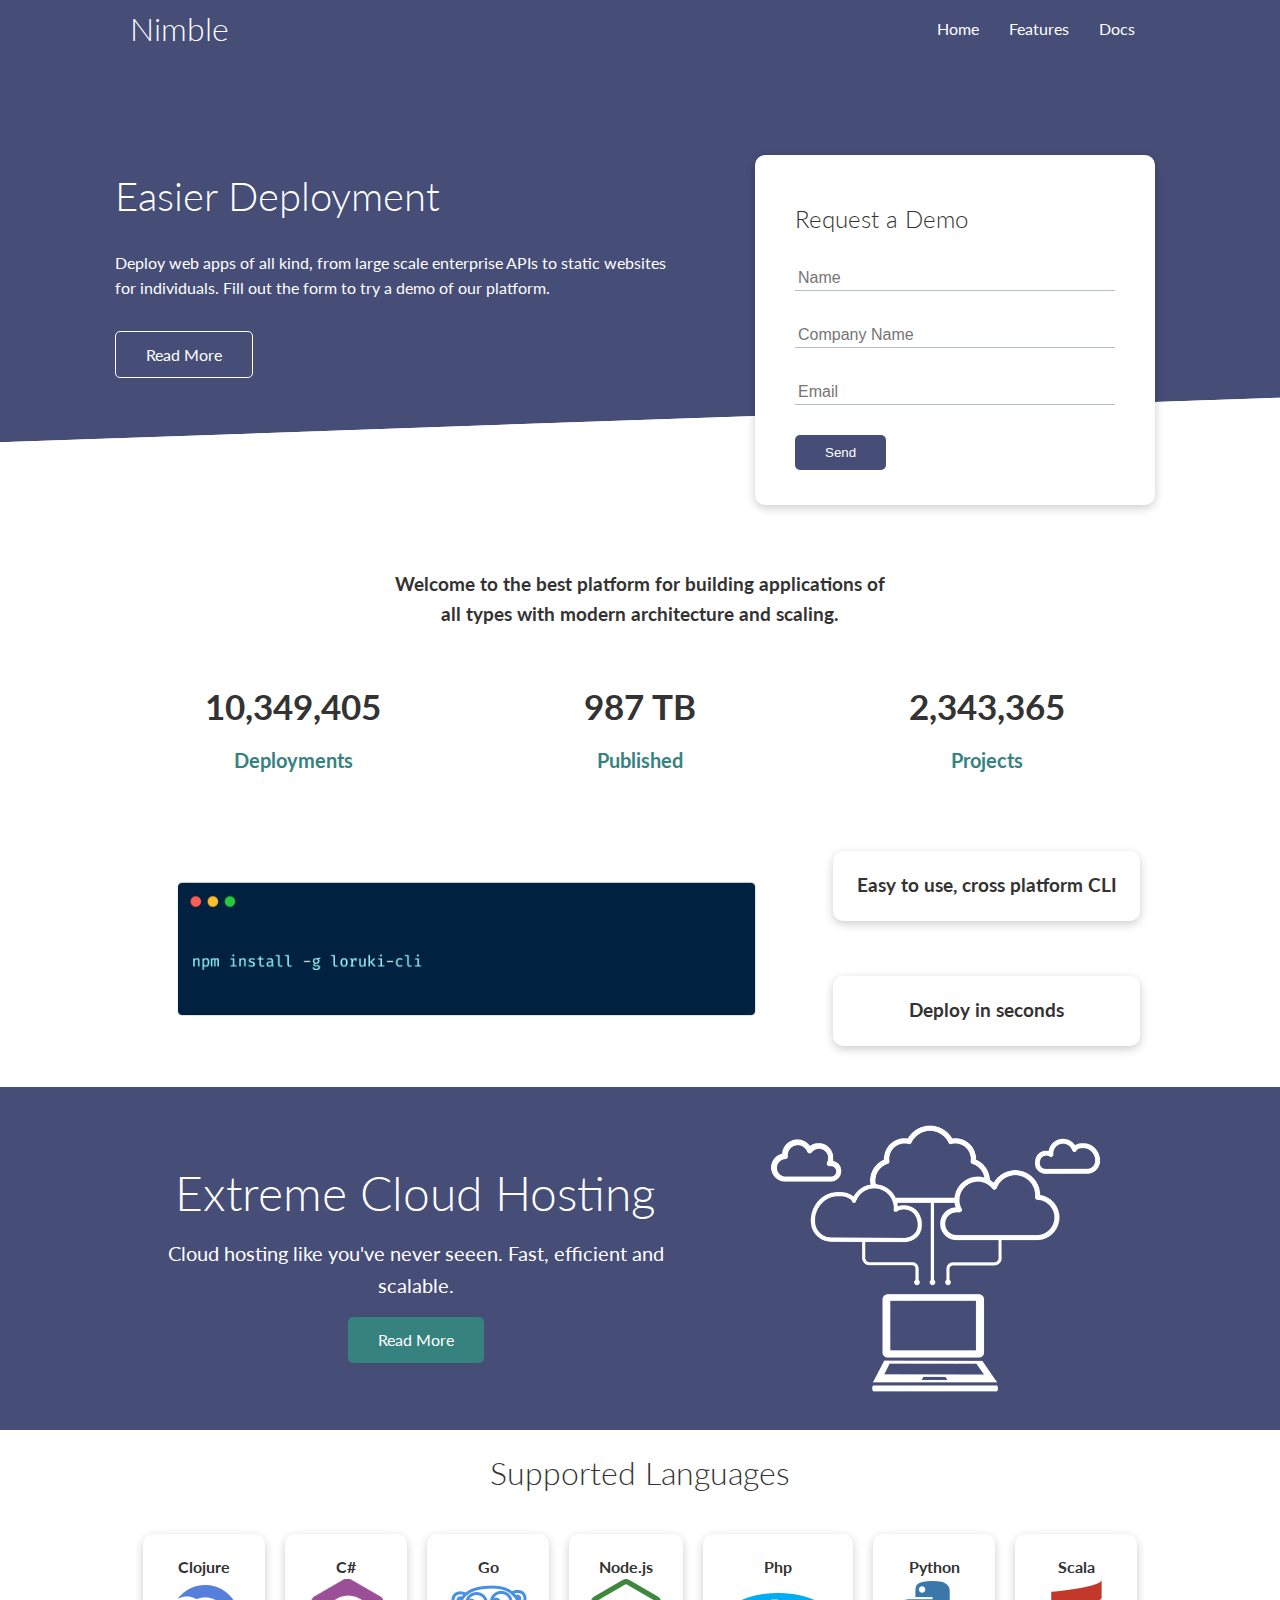
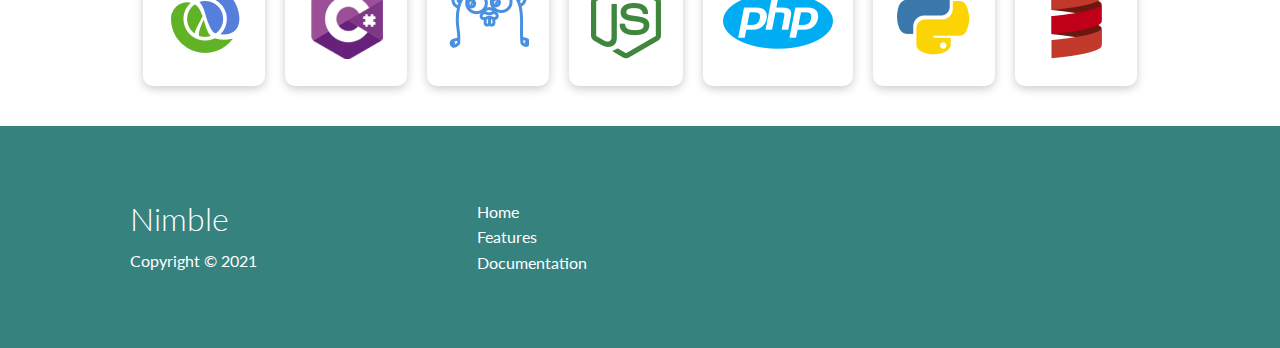
<file: index.html>
<!DOCTYPE html>
<html lang="en">
  <head>
    <meta charset="UTF-8" />
    <meta name="viewport" content="width=device-width, initial-scale=1.0" />
    <link rel="stylesheet" href="css/utilities.css" />
    <link rel="stylesheet" href="css/style.css" />
    <link
      rel="stylesheet"
      href="https://cdnjs.cloudflare.com/ajax/libs/font-awesome/5.15.2/css/all.min.css"
      integrity="sha512-HK5fgLBL+xu6dm/Ii3z4xhlSUyZgTT9tuc/hSrtw6uzJOvgRr2a9jyxxT1ely+B+xFAmJKVSTbpM/CuL7qxO8w=="
      crossorigin="anonymous"
    />
    <title>Nimble | Cloud Hosting for Everyone</title>
  </head>
  <body>
    <header>
      <!-- Navbar -->
      <div class="navbar">
        <div class="container flex">
          <h1 class="logo">Nimble</h1>
          <nav>
            <ul>
              <li><a href="index.html">Home</a></li>
              <li><a href="features.html">Features</a></li>
              <li><a href="docs.html">Docs</a></li>
            </ul>
          </nav>
        </div>
      </div>
      <!-- End Navbar -->
    </header>

    <main>
      <!-- Showcase -->
      <section class="showcase">
        <div class="container grid">
          <div class="showcase-text">
            <h1>Easier Deployment</h1>
            <p>
              Deploy web apps of all kind, from large scale enterprise APIs to
              static websites for individuals. Fill out the form to try a demo
              of our platform.
            </p>
            <a href="#" class="btn btn-outline">Read More</a>
          </div>
          <div class="showcase-form card">
            <h2>Request a Demo</h2>
            <form>
              <div class="form-control">
                <input
                  type="text"
                  name="name"
                  id="name"
                  placeholder="Name"
                  required
                />
              </div>
              <div class="form-control">
                <input
                  type="text"
                  name="company"
                  id="company"
                  placeholder="Company Name"
                  required
                />
              </div>
              <div class="form-control">
                <input
                  type="text"
                  name="email"
                  id="email"
                  placeholder="Email"
                  required
                />
              </div>
              <div class="form-control">
                <input type="submit" value="Send" class="btn btn-primary" />
              </div>
            </form>
          </div>
        </div>
      </section>
      <!-- End Showcase -->

      <!-- Stats -->
      <section class="stats">
        <div class="container">
          <h3 class="stats-heading text-center my-1">
            Welcome to the best platform for building applications of all types
            with modern architecture and scaling.
          </h3>
          <div class="grid grid-3 text-center my-4">
            <div>
              <i class="fas fa-server fa-3x"></i>
              <h3>10,349,405</h3>
              <p class="text-secondary">Deployments</p>
            </div>
            <div>
              <i class="fas fa-upload fa-3x"></i>
              <h3>987 TB</h3>
              <p class="text-secondary">Published</p>
            </div>
            <div>
              <i class="fas fa-project-diagram fa-3x"></i>
              <h3>2,343,365</h3>
              <p class="text-secondary">Projects</p>
            </div>
          </div>
        </div>
      </section>
      <!-- End Stats -->

      <!-- Cli -->
      <section class="cli">
        <div class="container grid">
          <img src="images/cli.png" alt="CLI Command" />
          <div class="card">
            <h3 class="text-center">Easy to use, cross platform CLI</h3>
          </div>
          <div class="card">
            <h3 class="text-center">Deploy in seconds</h3>
          </div>
        </div>
      </section>
      <!-- End Cli -->

      <!-- Cloud -->
      <section class="cloud bg-primary my-2 py-2">
        <div class="container grid">
          <div class="text-center">
            <h2 class="lg">Extreme Cloud Hosting</h2>
            <p class="lead my-1">
              Cloud hosting like you've never seeen. Fast, efficient and
              scalable.
            </p>
            <a href="features.html" class="btn btn-dark">Read More</a>
          </div>
          <img src="images/cloud.png" alt="Cloud Icon" />
        </div>
      </section>
      <!-- End Cloud -->

      <!-- Supported Languages -->
      <section class="languages">
        <h2 class="md text-center my-2">Supported Languages</h2>
        <div class="container flex">
          <div class="card">
            <h3 class="sm">Clojure</h3>
            <img
              src="images/logos/clojure.png"
              alt="Clojure Programming Language"
            />
          </div>
          <div class="card">
            <h3 class="sm">C#</h3>
            <img
              src="images/logos/csharp.png"
              alt="C Sharp Programming Language"
            />
          </div>
          <div class="card">
            <h3 class="sm">Go</h3>
            <img src="images/logos/go.png" alt="Go Programming Language" />
          </div>
          <div class="card">
            <h3 class="sm">Node.js</h3>
            <img src="images/logos/node.png" alt="Node.js Environment" />
          </div>
          <div class="card">
            <h3 class="sm">Php</h3>
            <img src="images/logos/php.png" alt="Php Programming Language" />
          </div>
          <div class="card">
            <h3 class="sm">Python</h3>
            <img
              src="images/logos/python.png"
              alt="Python Programming Language"
            />
          </div>
          <div class="card">
            <h3 class="sm">Scala</h3>
            <img
              src="images/logos/scala.png"
              alt="Scala Programming Language"
            />
          </div>
        </div>
      </section>
      <!-- End Supported Languages -->
    </main>

    <!-- Footer -->
    <footer class="footer bg-dark py-5">
      <div class="container grid grid-3">
        <div>
          <h1>Nimble</h1>
          <p>Copyright &copy; 2021</p>
        </div>
        <nav>
          <ul>
            <li><a href="index.html"></a>Home</li>
            <li><a href="features.html">Features</a></li>
            <li><a href="docs.html"></a>Documentation</li>
          </ul>
        </nav>
        <nav class="social">
          <a href="#"><i class="fab fa-github fa-2x"></i></a>
          <a href="#"><i class="fab fa-facebook fa-2x"></i></a>
          <a href="#"><i class="fab fa-instagram fa-2x"></i></a>
          <a href="#"><i class="fab fa-twitter fa-2x"></i></a>
        </nav>
      </div>
    </footer>
    <!-- End Footer -->
  </body>
</html>
</file>
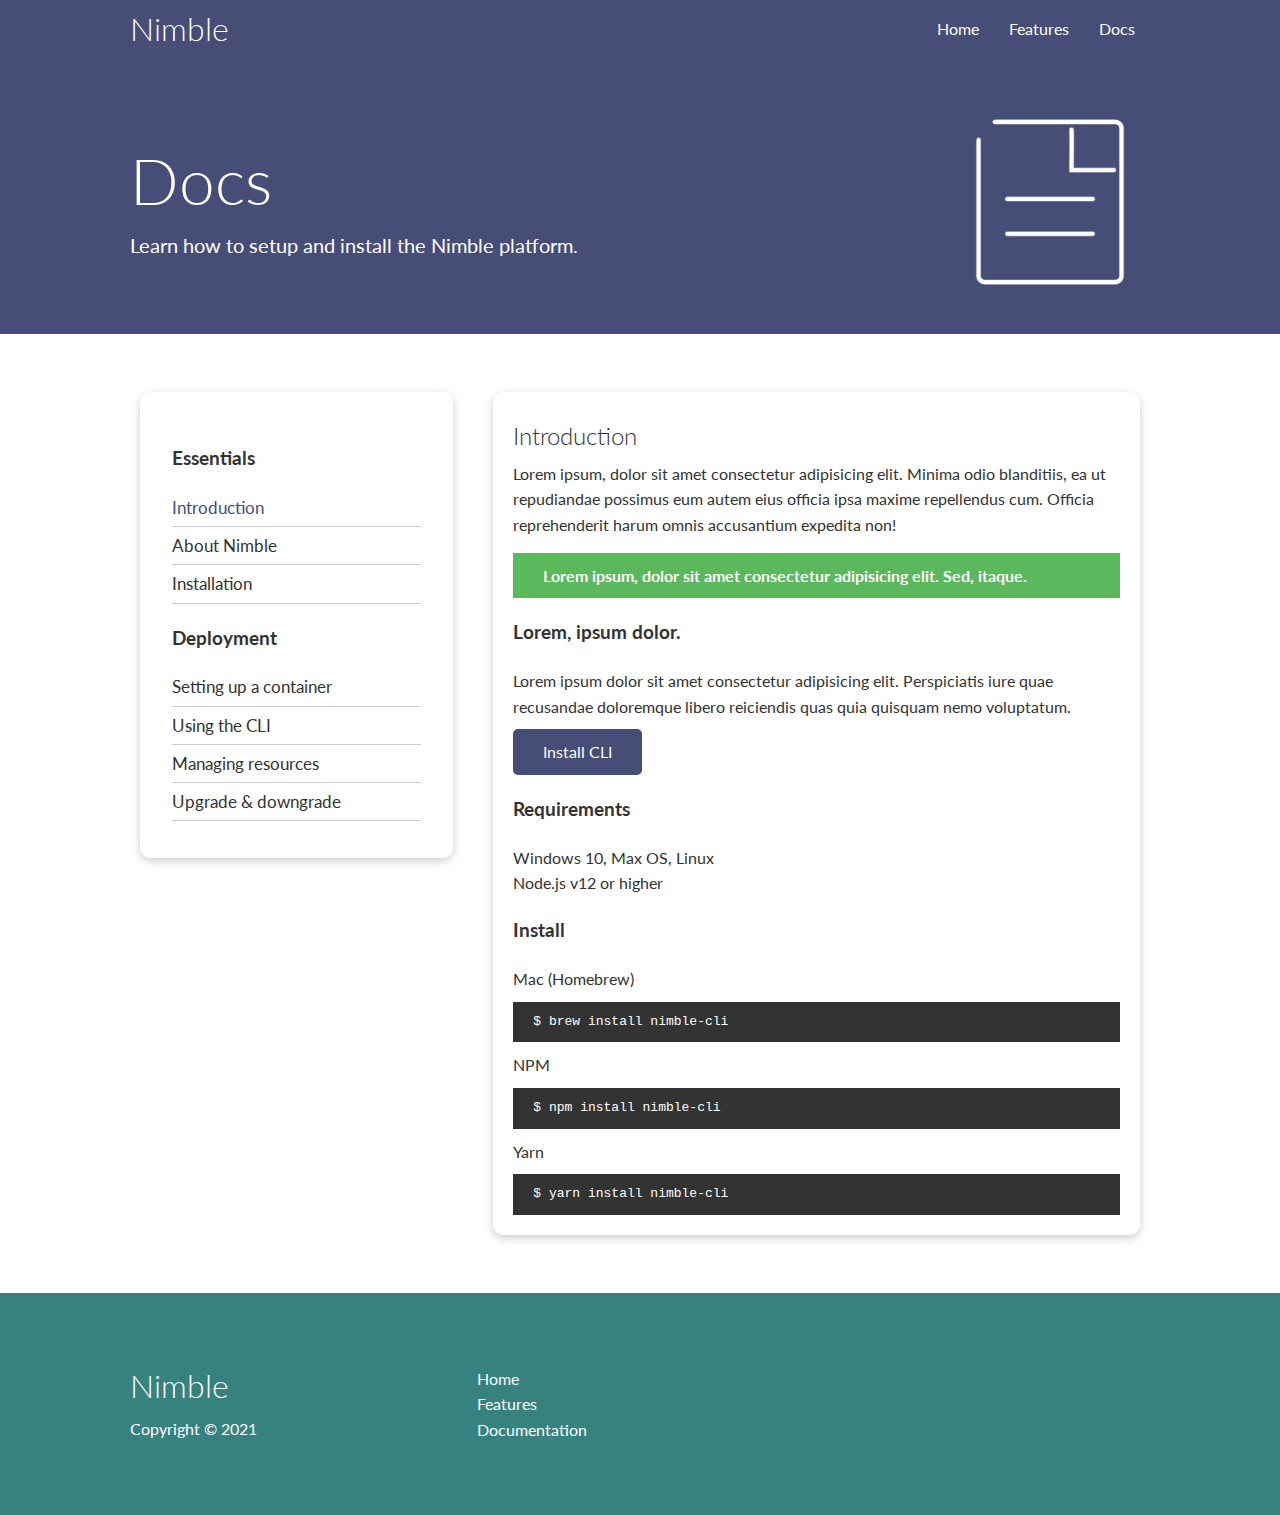
<file: docs.html>
<!DOCTYPE html>
<html lang="en">
  <head>
    <meta charset="UTF-8" />
    <meta name="viewport" content="width=device-width, initial-scale=1.0" />
    <link rel="stylesheet" href="css/utilities.css" />
    <link rel="stylesheet" href="css/style.css" />
    <link
      rel="stylesheet"
      href="https://cdnjs.cloudflare.com/ajax/libs/font-awesome/5.15.2/css/all.min.css"
      integrity="sha512-HK5fgLBL+xu6dm/Ii3z4xhlSUyZgTT9tuc/hSrtw6uzJOvgRr2a9jyxxT1ely+B+xFAmJKVSTbpM/CuL7qxO8w=="
      crossorigin="anonymous"
    />
    <title>Nimble | Cloud Hosting for Everyone</title>
  </head>
  <body>
    <header>
      <!-- Navbar -->
      <div class="navbar">
        <div class="container flex">
          <h1 class="logo">Nimble</h1>
          <nav>
            <ul>
              <li><a href="index.html">Home</a></li>
              <li><a href="features.html">Features</a></li>
              <li><a href="docs.html">Docs</a></li>
            </ul>
          </nav>
        </div>
      </div>
      <!-- End Navbar -->
    </header>

    <main>
      <!-- Head -->
      <section class="docs-head bg-primary py-3">
        <div class="container grid">
          <div>
            <h1 class="xl">Docs</h1>
            <p class="lead">
              Learn how to setup and install the Nimble platform.
            </p>
          </div>
          <img src="images/docs.png" alt="Server Icon" />
        </div>
      </section>
      <!-- End Head -->

      <!-- Docs Main -->
      <section class="docs-main my-4">
        <div class="container grid">
          <div class="card bg-light p-3">
            <h3 class="my-2">Essentials</h3>
            <nav>
              <ul>
                <li><a class="text-primary" href="#">Introduction</a></li>
                <li><a href="#">About Nimble</a></li>
                <li><a href="#">Installation</a></li>
              </ul>
            </nav>
            <h3 class="my-2">Deployment</h3>
            <nav>
              <ul>
                <li><a href="#">Setting up a container</a></li>
                <li><a href="#">Using the CLI</a></li>
                <li><a href="#">Managing resources</a></li>
                <li><a href="#">Upgrade & downgrade</a></li>
              </ul>
            </nav>
          </div>

          <div class="card">
            <h2>Introduction</h2>
            <p>
              Lorem ipsum, dolor sit amet consectetur adipisicing elit. Minima
              odio blanditiis, ea ut repudiandae possimus eum autem eius officia
              ipsa maxime repellendus cum. Officia reprehenderit harum omnis
              accusantium expedita non!
            </p>
            <div class="alert alert-success">
              <i class="fas fa-info"></i>
              Lorem ipsum, dolor sit amet consectetur adipisicing elit. Sed,
              itaque.
            </div>
            <h3>Lorem, ipsum dolor.</h3>
            <p>
              Lorem ipsum dolor sit amet consectetur adipisicing elit.
              Perspiciatis iure quae recusandae doloremque libero reiciendis
              quas quia quisquam nemo voluptatum.
            </p>
            <a href="#" class="btn btn-primary">Install CLI</a>
            <h3>Requirements</h3>
            <ul>
              <li>Windows 10, Max OS, Linux</li>
              <li>Node.js v12 or higher</li>
            </ul>

            <h3>Install</h3>
            <p>Mac (Homebrew)</p>
            <pre><code>$ brew install nimble-cli</code></pre>
            <p>NPM</p>
            <pre><code>$ npm install nimble-cli</code></pre>
            <p>Yarn</p>
            <pre><code>$ yarn install nimble-cli</code></pre>
          </div>
        </section>
      </div>

      <!-- End Docs Main -->
    </main>

    <!-- Footer -->
    <footer class="footer bg-dark py-5">
      <div class="container grid grid-3">
        <div>
          <h1>Nimble</h1>
          <p>Copyright &copy; 2021</p>
        </div>
        <nav>
          <ul>
            <li><a href="index.html"></a>Home</li>
            <li><a href="features.html">Features</a></li>
            <li><a href="docs.html"></a>Documentation</li>
          </ul>
        </nav>
        <nav class="social">
          <a href="#"><i class="fab fa-github fa-2x"></i></a>
          <a href="#"><i class="fab fa-facebook fa-2x"></i></a>
          <a href="#"><i class="fab fa-instagram fa-2x"></i></a>
          <a href="#"><i class="fab fa-twitter fa-2x"></i></a>
        </nav>
      </div>
    </footer>
    <!-- End Footer -->
  </body>
</html>
</file>
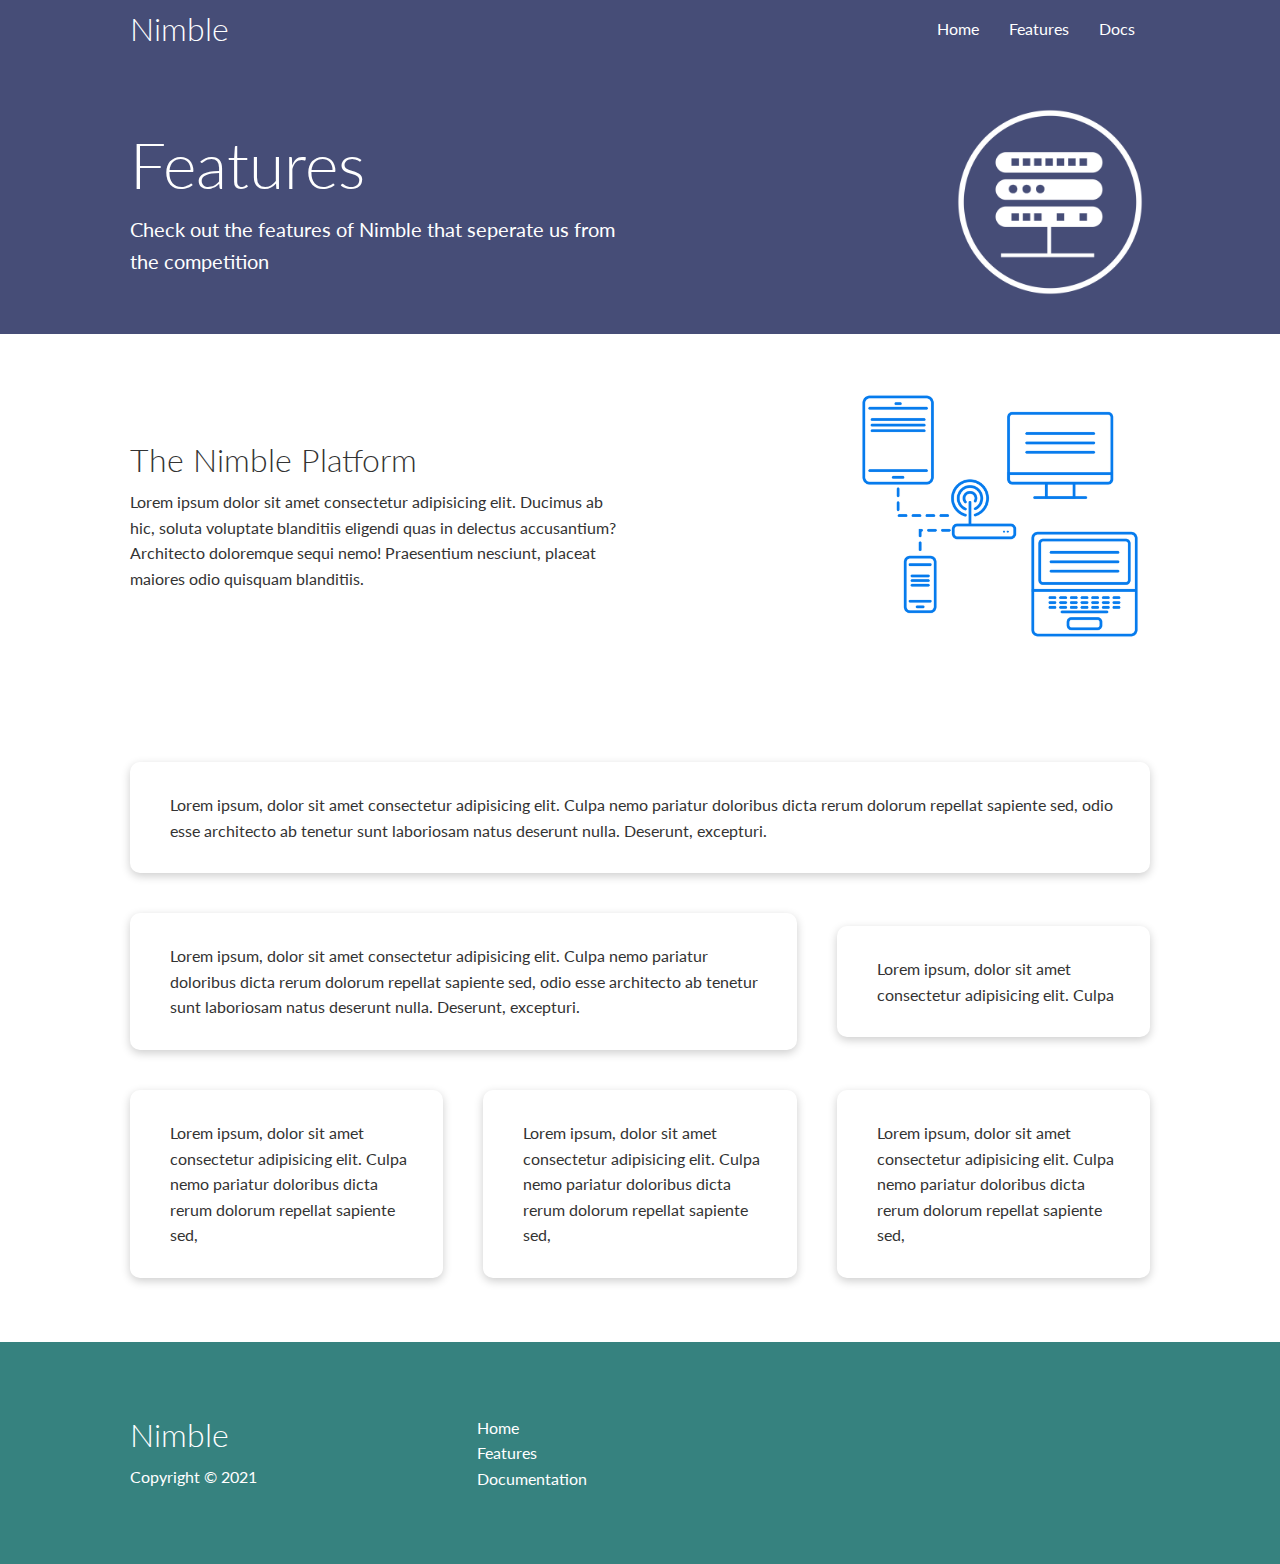
<file: features.html>
<!DOCTYPE html>
<html lang="en">
  <head>
    <meta charset="UTF-8" />
    <meta name="viewport" content="width=device-width, initial-scale=1.0" />
    <link rel="stylesheet" href="css/utilities.css" />
    <link rel="stylesheet" href="css/style.css" />
    <link
      rel="stylesheet"
      href="https://cdnjs.cloudflare.com/ajax/libs/font-awesome/5.15.2/css/all.min.css"
      integrity="sha512-HK5fgLBL+xu6dm/Ii3z4xhlSUyZgTT9tuc/hSrtw6uzJOvgRr2a9jyxxT1ely+B+xFAmJKVSTbpM/CuL7qxO8w=="
      crossorigin="anonymous"
    />
    <title>Nimble | Cloud Hosting for Everyone</title>
  </head>
  <body>
    <header>
      <!-- Navbar -->
      <div class="navbar">
        <div class="container flex">
          <h1 class="logo">Nimble</h1>
          <nav>
            <ul>
              <li><a href="index.html">Home</a></li>
              <li><a href="features.html">Features</a></li>
              <li><a href="docs.html">Docs</a></li>
            </ul>
          </nav>
        </div>
      </div>
      <!-- End Navbar -->
    </header>

    <main>
      <!-- Head -->
      <section class="features-head bg-primary py-3">
        <div class="container grid">
          <div>
            <h1 class="xl">Features</h1>
            <p class="lead">
              Check out the features of Nimble that seperate us from the
              competition
            </p>
          </div>
          <img src="images/server.png" alt="Server Icon" />
        </div>
      </section>
      <!-- End Head -->

      <!-- Sub Head -->
      <div class="features-sub-head bg-light py-3">
        <div class="container grid">
          <div>
            <h1 class="md">The Nimble Platform</h1>
            <p class="sm">
              Lorem ipsum dolor sit amet consectetur adipisicing elit. Ducimus
              ab hic, soluta voluptate blanditiis eligendi quas in delectus
              accusantium? Architecto doloremque sequi nemo! Praesentium
              nesciunt, placeat maiores odio quisquam blanditiis.
            </p>
          </div>
          <img src="images/server2.png" alt="Network Icon" />
        </div>
      </div>
      <!-- End Sub Head -->

      <!-- Features -->
      <section class="features-main my-2">
        <div class="container grid grid-3">
          <div class="card flex">
            <i class="fa fa-server fa-3x"></i>
            <p class="sm">
              Lorem ipsum, dolor sit amet consectetur adipisicing elit. Culpa
              nemo pariatur doloribus dicta rerum dolorum repellat sapiente sed,
              odio esse architecto ab tenetur sunt laboriosam natus deserunt
              nulla. Deserunt, excepturi.
            </p>
          </div>
          <div class="card flex">
            <i class="fa fa-server fa-3x"></i>
            <p class="sm">
              Lorem ipsum, dolor sit amet consectetur adipisicing elit. Culpa
              nemo pariatur doloribus dicta rerum dolorum repellat sapiente sed,
              odio esse architecto ab tenetur sunt laboriosam natus deserunt
              nulla. Deserunt, excepturi.
            </p>
          </div>
          <div class="card flex">
            <i class="fa fa-server fa-3x"></i>
            <p class="sm">
              Lorem ipsum, dolor sit amet consectetur adipisicing elit. Culpa
            </p>
          </div>
          <div class="card flex">
            <i class="fa fa-server fa-3x"></i>
            <p class="sm">
              Lorem ipsum, dolor sit amet consectetur adipisicing elit. Culpa
              nemo pariatur doloribus dicta rerum dolorum repellat sapiente sed,
            </p>
          </div>
          <div class="card flex">
            <i class="fa fa-server fa-3x"></i>
            <p class="sm">
              Lorem ipsum, dolor sit amet consectetur adipisicing elit. Culpa
              nemo pariatur doloribus dicta rerum dolorum repellat sapiente sed,
            </p>
          </div>
          <div class="card flex">
            <i class="fa fa-server fa-3x"></i>
            <p class="sm">
              Lorem ipsum, dolor sit amet consectetur adipisicing elit. Culpa
              nemo pariatur doloribus dicta rerum dolorum repellat sapiente sed,
            </p>
          </div>
        </div>
      </section>

      <!-- End Features -->
    </main>

    <!-- Footer -->
    <footer class="footer bg-dark py-5">
      <div class="container grid grid-3">
        <div>
          <h1>Nimble</h1>
          <p>Copyright &copy; 2021</p>
        </div>
        <nav>
          <ul>
            <li><a href="index.html"></a>Home</li>
            <li><a href="features.html">Features</a></li>
            <li><a href="docs.html"></a>Documentation</li>
          </ul>
        </nav>
        <nav class="social">
          <a href="#"><i class="fab fa-github fa-2x"></i></a>
          <a href="#"><i class="fab fa-facebook fa-2x"></i></a>
          <a href="#"><i class="fab fa-instagram fa-2x"></i></a>
          <a href="#"><i class="fab fa-twitter fa-2x"></i></a>
        </nav>
      </div>
    </footer>
    <!-- End Footer -->
  </body>
</html>
</file>
<file: css/utilities.css>
.container {
  max-width: 1100px;
  margin: 0 auto;
  overflow: auto;
  padding: 0 40px;
}

.card {
  background-color: #fff;
  color: #333;
  border-radius: 10px;
  box-shadow: 0 3px 10px rgba(0, 0, 0, 0.2);
  padding: 20px;
  margin: 10px;
}

.btn {
  display: inline-block;
  padding: 10px 30px;
  cursor: pointer;
  background: var(--primary-color);
  color: #fff;
  border: none;
  border-radius: 5px;
}

.btn:hover {
  transform: scale(0.98);
}

.btn-outline {
  background-color: transparent;
  border: 1px #fff solid;
}

/* Backgrounds & Colored Buttons*/
.bg-primary,
.btn-primary {
  background-color: var(--primary-color);
  color: #fff;
}

.bg-secondary,
.btn-secondary {
  background-color: var(--secondary-color);
  color: #fff;
}

.bg-dark,
.btn-dark {
  background: var(--dark-color);
  color: #fff;
}

.bg-light,
.btn-light {
  background: var(--light-color);
  color: #333;
}

.bg-primary a,
.btn-primary a,
.bg-secondary a,
.btn-secondary a,
.bg-dark a,
.btn-dark a {
  color: #fff;
}

/* Text */

.lead {
  font-size: 20px;
}

.sm {
  font-size: 1rem;
}

.md {
  font-size: 2rem;
}

.lg {
  font-size: 3rem;
}

.xl {
  font-size: 4rem;
}

.text-center {
  text-align: center;
}

/* Text colors */
.text-primary {
  color: var(--primary-color);
}

.text-secondary {
  color: var(--secondary-color);
}

.text-dark {
  color: var(--dark-color);
}

.text-light {
  color: var(--light-color);
}

/* Alert */
.alert {
  background-color: var(--light-color);
  padding: 10px 20px;
  font-weight: bold;
  margin: 15px 0;
}

.alert i {
  margin-right: 10px;
}

.alert-success {
  background-color: var(--success-color);
  color: #fff;
}

.alert-error {
  background-color: var(--error-color);
  color: #fff;
}

.flex {
  display: flex;
  justify-content: center;
  align-items: center;
  height: auto;
}

.grid {
  display: grid;
  grid-template-columns: repeat(2, 1fr);
  gap: 20px;
  justify-content: center;
  align-items: center;
  height: 100%;
}

.grid-3 {
  grid-template-columns: repeat(3, 1fr);
}

/* Margin */

.m-1 {
  margin: 1rem;
}

.m-2 {
  margin: 1.5rem;
}

.m-3 {
  margin: 2rem;
}

.m-4 {
  margin: 3rem;
}

.m-5 {
  margin: 4rem;
}

.my-1 {
  margin: 1rem 0;
}

.my-2 {
  margin: 1.5rem 0;
}

.my-3 {
  margin: 2rem 0;
}

.my-4 {
  margin: 3rem 0;
}

.my-5 {
  margin: 4rem 0;
}

.mx-1 {
  margin: 0 1rem;
}

.mx-2 {
  margin: 0 1.5rem;
}

.mx-3 {
  margin: 0 2rem;
}

.mx-4 {
  margin: 0 3rem;
}

.mx-5 {
  margin: 0 4rem;
}

/* Padding */

.p-1 {
  padding: 1rem;
}

.p-2 {
  padding: 1.5rem;
}

.p-3 {
  padding: 2rem;
}

.p-4 {
  padding: 3rem;
}

.p-5 {
  padding: 4rem;
}

.py-1 {
  padding: 1rem 0;
}

.py-2 {
  padding: 1.5rem 0;
}

.py-3 {
  padding: 2rem 0;
}

.py-4 {
  padding: 3rem 0;
}

.py-5 {
  padding: 4rem 0;
}

.px-1 {
  padding: 0 1rem;
}

.px-2 {
  padding: 0 1.5rem;
}

.px-3 {
  padding: 0 2rem;
}

.px-4 {
  padding: 0 3rem;
}

.px-5 {
  padding: 0 4rem;
}
</file>
<file: css/style.css>
@import url("https://fonts.googleapis.com/css2?family=Lato:wght@300&display=swap");

/* UI Elements */

:root {
  --primary-color: #464d77;
  --secondary-color: #36827f;
  --dark-color: #36827f;
  --light-color: #f436827ff4f4;
  --success-color: #5cb85c;
  --error-color: #d9534f;
}

*,
*::after,
*::before {
  padding: 0;
  margin: 0;
  box-sizing: border-box;
}

body {
  font-family: "Lato", sans-serif;
  color: #333;
  line-height: 1.6;
}

ul {
  list-style-type: none;
}

a {
  text-decoration: none;
  color: #333;
}

h1,
h2 {
  font-weight: 300;
  line-height: 1.2;
  margin: 10px 0;
}

p {
  margin: 10px 0;
}

img {
  width: 100%;
}

code,
pre {
  background: #333;
  color: #fff;
  padding: 10px;
}

/* Navbar */

.navbar {
  background-color: var(--primary-color);
  color: #fff;
  height: 70px;
}

.navbar .flex {
  justify-content: space-between;
}

.navbar ul {
  display: flex;
}

.navbar a {
  color: #fff;
  padding: 10px;
  margin: 0 5px;
}

.navbar a:hover {
  border-bottom: 2px #fff solid;
}

/* Showcase */

.showcase {
  height: 400px;
  background: var(--primary-color);
  color: white;
  position: relative;
}

.showcase h1 {
  font-size: 40px;
}

.showcase p {
  padding: 20px 0;
}

.showcase .grid {
  grid-template-columns: 55% 45%;
  gap: 30px;
  overflow: visible;
}

.showcase-text {
  animation: slideInFromLeft 1s ease-in;
}

.showcase-form {
  position: relative;
  top: 60px;
  height: 350px;
  width: 400px;
  padding: 40px;
  z-index: 100;
  justify-self: flex-end;
  animation: slideInFromRight 1s ease-in;
}

.showcase-form .form-control {
  margin: 30px 0;
}

.showcase-form input[type="text"],
.showcase-form input[type="email"] {
  border: 0;
  border-bottom: 1px solid #b4becb;
  width: 100%;
  padding: 3px;
  font-size: 16px;
}

.showcase::after,
.showcase::before {
  content: "";
  position: absolute;
  height: 100px;
  bottom: -50px;
  right: 0;
  left: 0;
  background-color: #fff;
  text-align: center;
  transform: skewY(-2deg);
  -webkit-transform: skewY(-2deg);
  -moz-transform: skewY(-2deg);
  -ms-transform: skewY(-2deg);
}

.showcase-form input:focus {
  outline: none;
}

/* Stats */

.stats {
  padding-top: 100px;
  animation: slideInFromBottom 1s ease-in;
}

.stats-heading {
  max-width: 500px;
  margin: auto;
}

.stats .grid h3 {
  font-size: 35px;
}

.stats .grid p {
  font-size: 20px;
  font-weight: bold;
}

/* CLI */

.cli .grid {
  grid-template-columns: repeat(3, 1fr);
  grid-template-rows: repeat(2, 1fr);
}

.cli .grid > *:first-child {
  /* Anything that is the first child */
  grid-column: 1 / span 2;
  grid-row: 1 / span 2;
}

/* Cloud */

.cloud .grid {
  grid-template-columns: 4fr 3fr;
}

/* Languages */

.languages .flex {
  flex-wrap: wrap;
}

.languages .card {
  text-align: center;
  margin: 18px 10px 40px;
  transition: transform 0.2s ease-in;
}

.languages .card h4 {
  font-size: 20px;
  margin-bottom: 10px;
}

.languages .card:hover {
  transform: translateY(-15px);
}

/* Features */
.features-head img {
  width: 200px;
  justify-self: end;
}

.features-sub-head img {
  width: 300px;
  justify-self: end;
}

.features-main .grid {
  padding: 30px;
}

.features-main .grid > *:first-child {
  grid-column: 1 / span 3;
}

.features-main .grid > *:nth-child(2) {
  grid-column: 1 / span 2;
}

.features-main .card > i {
  margin-right: 20px;
}

/* Docs */

.docs-head img {
  width: 200px;
  justify-self: end;
}

.docs-main h3 {
  margin: 20px 0;
}

.docs-main .grid {
  grid-template-columns: 1fr 2fr;
  align-items: start;
}

.docs-main nav li {
  font-size: 17px;
  padding-bottom: 5px;
  margin-bottom: 5px;
  border-bottom: 1px solid #ccc;
}

.docs-main nav li:hover {
  font-weight: bold;
}

/* Footer */

.footer .social a {
  margin: 0 10px;
}

/* Animations */
@keyframes slideInFromLeft {
  0% {
    transform: translateX(-100%);
  }

  100% {
    transform: translateX(0);
  }
}

@keyframes slideInFromRight {
  0% {
    transform: translateX(100%);
  }

  100% {
    transform: translateX(0);
  }
}

@keyframes slideInFromTop {
  0% {
    transform: translateY(-100%);
  }

  100% {
    transform: translateY(0);
  }
}

@keyframes slideInFromBottom {
  0% {
    transform: translateY(100%);
  }

  100% {
    transform: translateY(0);
  }
}

/* Tablets and under */
@media (max-width: 768px) {
  .grid,
  .showcase .grid,
  .stats .grid,
  .cli .grid,
  .cloud .grid,
  .features-main .grid,
  .docs-main .grid {
    grid-template-columns: 1fr;
    grid-template-rows: 1fr;
  }

  .showcase {
    height: auto;
  }

  .showcase-text {
    text-align: center;
    margin-top: 40px;
    animation: slideInFromTop 1s ease-in;
  }

  .showcase-form {
    justify-self: center;
    align-self: center;
    margin: auto;
    animation: slideInFromBottom 1s ease-in;
  }

  .cli .grid > *:first-child {
    grid-column: 1;
    grid-row: 1;
  }

  .features-head,
  .features-sub-head,
  .docs-head {
    text-align: center;
  }

  .features-head img,
  .features-sub-head img,
  .docs-head img {
    justify-self: center;
  }

  .features-main .grid > *:first-child,
  .features-main .grid > *:nth-child(2) {
    grid-column: 1;
  }
}

/* Mobile */
@media (max-width: 500px) {
  .navbar {
    height: 110px;
  }

  .navbar .flex {
    flex-direction: column;
  }

  .navbar ul {
    padding: 10px;
    background-color: rgba(0, 0, 0, 0.1);
  }
}
</file>
